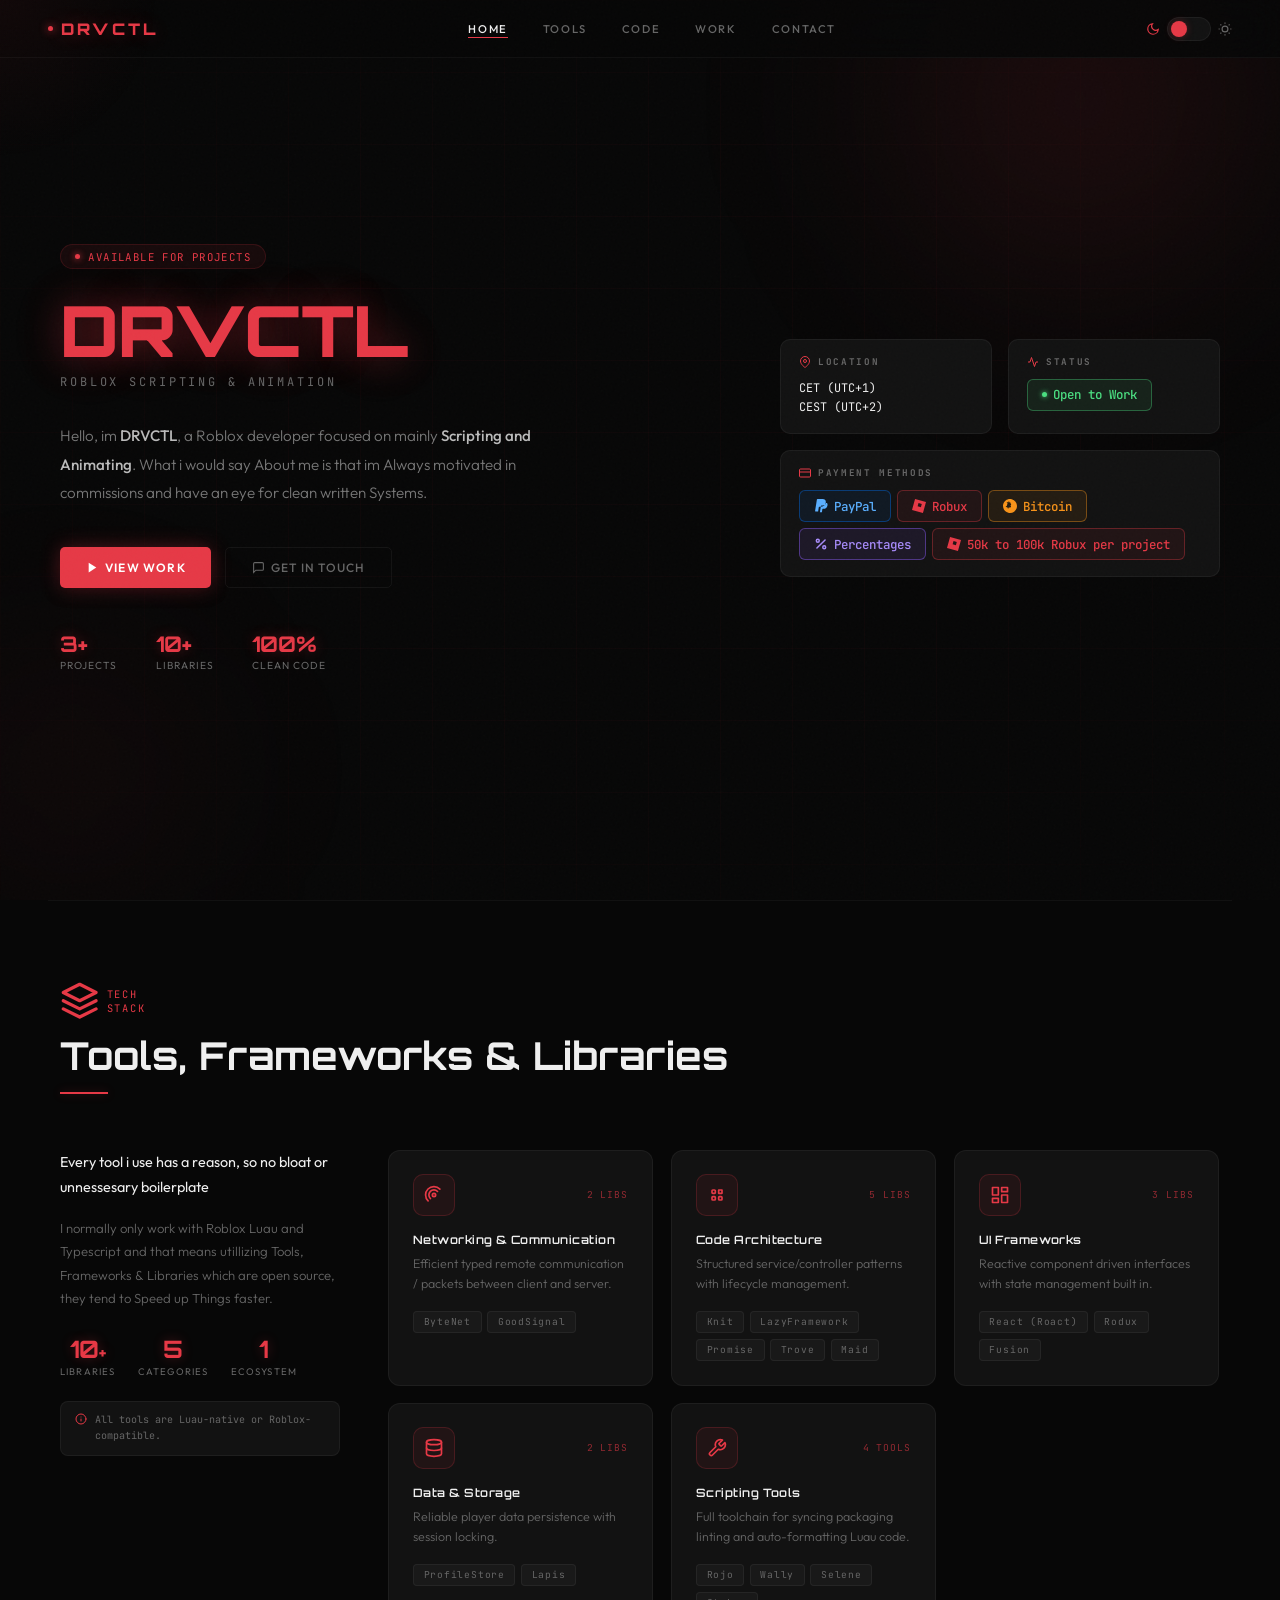
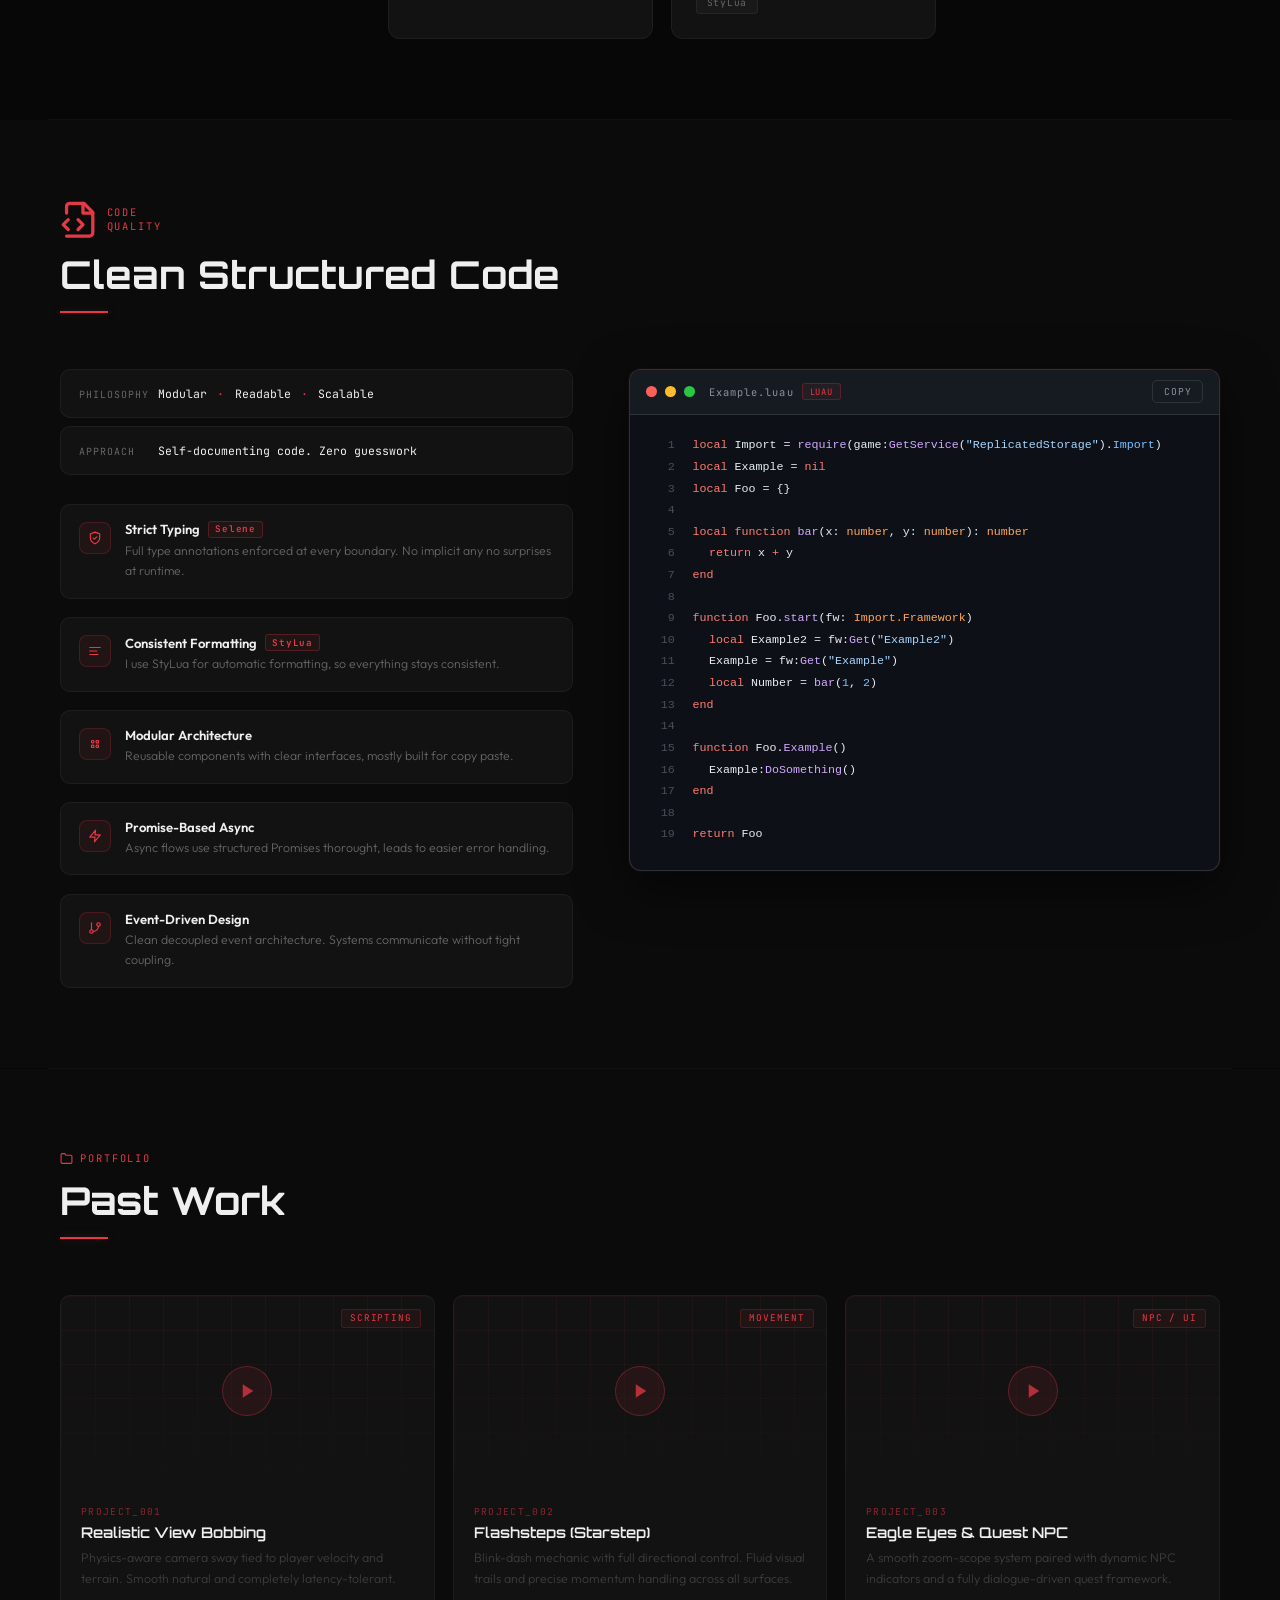
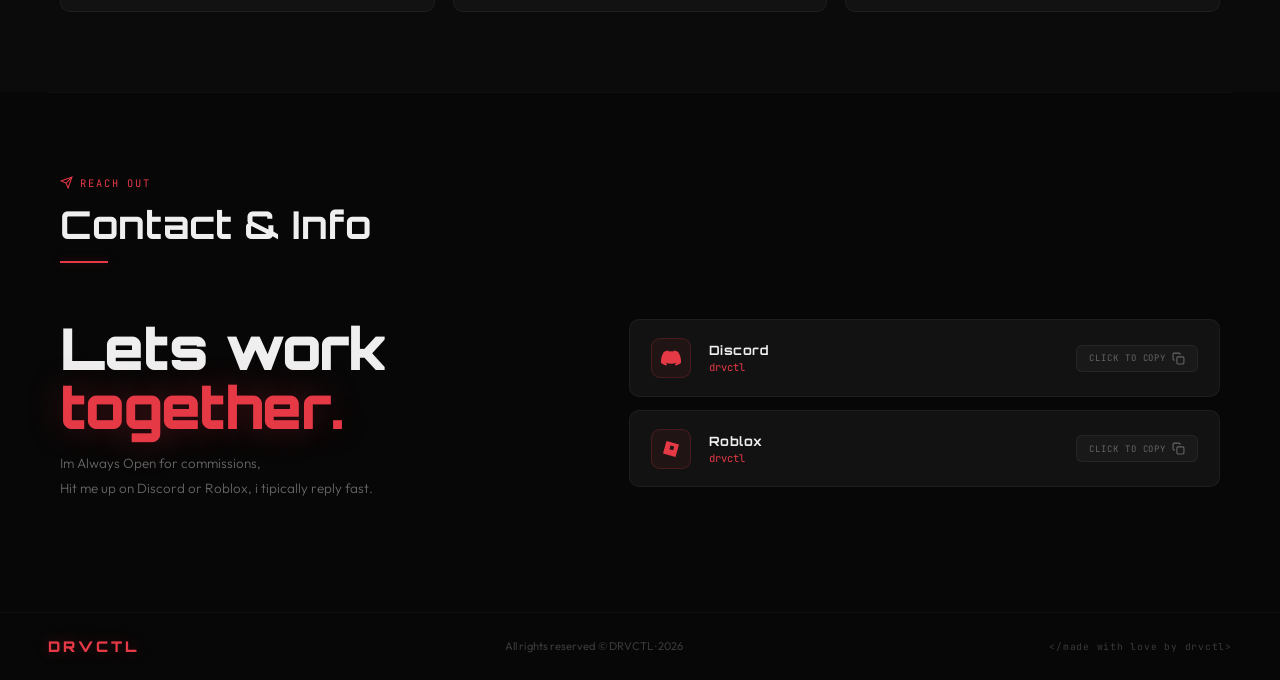
<file: index.html>
<!DOCTYPE html><!--Z0cmNsJzv0gFMVT6SblVU--><html lang="en"><head><meta charSet="utf-8"/><meta name="viewport" content="width=device-width, initial-scale=1"/><link rel="stylesheet" href="/_next/static/css/c3467cd897c38eed.css" data-precedence="next"/><link rel="preload" as="script" fetchPriority="low" href="/_next/static/chunks/webpack-c042ca735a68d6ec.js"/><script src="/_next/static/chunks/4bd1b696-c023c6e3521b1417.js" async=""></script><script src="/_next/static/chunks/255-54d3085ce94738a4.js" async=""></script><script src="/_next/static/chunks/main-app-734099c09e0f35ce.js" async=""></script><script src="/_next/static/chunks/app/page-f7b1888fef0ab361.js" async=""></script><link rel="preconnect" href="https://fonts.googleapis.com"/><link rel="preconnect" href="https://fonts.gstatic.com" crossorigin="anonymous"/><link rel="icon" type="image/svg+xml" href="data:image/svg+xml,%3Csvg xmlns=&#x27;http://www.w3.org/2000/svg&#x27; viewBox=&#x27;0 0 24 24&#x27; fill=&#x27;none&#x27; stroke=&#x27;%23e63946&#x27; stroke-width=&#x27;2&#x27; stroke-linecap=&#x27;round&#x27; stroke-linejoin=&#x27;round&#x27;%3E%3Cpolygon points=&#x27;13 2 3 14 12 14 11 22 21 10 12 10 13 2&#x27;/%3E%3C/svg%3E"/><title>drvctl/portfolio</title><meta name="description" content="Welcome to my Portfolio."/><link href="https://fonts.googleapis.com/css2?family=Orbitron:wght@400;600;700;900&amp;family=Outfit:wght@300;400;500;600&amp;family=JetBrains+Mono:wght@400;500;700&amp;display=swap" rel="stylesheet"/><script src="/_next/static/chunks/polyfills-42372ed130431b0a.js" noModule=""></script></head><body><div hidden=""><!--$--><!--/$--></div><div id="cursor-glow"></div><nav><div class="nav-logo"><div class="nav-dot"></div>DRVCTL</div><div class="nav-links"><a href="#hero" class="active">Home</a><a href="#tools" class="">Tools</a><a href="#code" class="">Code</a><a href="#work" class="">Work</a><a href="#contact" class="">Contact</a></div><div class="theme-toggle-wrap"><svg class="t-ico t-ico-moon" viewBox="0 0 24 24" fill="none" stroke="currentColor" stroke-width="2"><path d="M21 12.79A9 9 0 1 1 11.21 3 7 7 0 0 0 21 12.79z"></path></svg><div class="theme-toggle" aria-label="Toggle theme"><div class="theme-toggle-knob"></div></div><svg class="t-ico t-ico-sun" viewBox="0 0 24 24" fill="none" stroke="currentColor" stroke-width="2"><circle cx="12" cy="12" r="5"></circle><line x1="12" y1="1" x2="12" y2="3"></line><line x1="12" y1="21" x2="12" y2="23"></line><line x1="4.22" y1="4.22" x2="5.64" y2="5.64"></line><line x1="18.36" y1="18.36" x2="19.78" y2="19.78"></line><line x1="1" y1="12" x2="3" y2="12"></line><line x1="21" y1="12" x2="23" y2="12"></line><line x1="4.22" y1="19.78" x2="5.64" y2="18.36"></line><line x1="18.36" y1="5.64" x2="19.78" y2="4.22"></line></svg></div></nav><section id="hero"><div class="grid-bg"></div><div class="orb orb-1"></div><div class="orb orb-2"></div><div class="hero-inner"><div class="hero-text"><div class="hero-badge fi"><div class="badge-dot"></div>Available for Projects</div><h1 class="hero-name fi d1"><em>DRVCTL</em></h1><p class="hero-role fi d1">Roblox Scripting &amp; Animation</p><p class="hero-bio fi d2">Hello, im <strong>DRVCTL</strong>, a Roblox developer focused on mainly<!-- --> <strong>Scripting and Animating</strong>. What i would say About me is that im Always motivated in commissions and have an eye for clean written Systems.</p><div class="cta-row fi d3"><button class="btn-red"><svg viewBox="0 0 24 24" fill="currentColor" style="width:13px;height:13px"><polygon points="5 3 19 12 5 21 5 3"></polygon></svg> <!-- -->View Work</button><button class="btn-ghost"><svg viewBox="0 0 24 24" fill="none" stroke="currentColor" stroke-width="2" style="width:13px;height:13px"><path d="M21 15a2 2 0 0 1-2 2H7l-4 4V5a2 2 0 0 1 2-2h14a2 2 0 0 1 2 2z"></path></svg> <!-- -->Get in Touch</button></div><div class="hero-stats fi d4"><div><div class="stat-val">3+</div><div class="stat-key">Projects</div></div><div><div class="stat-val">10+</div><div class="stat-key">Libraries</div></div><div><div class="stat-val">100%</div><div class="stat-key">Clean Code</div></div></div></div><div class="hero-visual fi d2"><div class="hero-cards-col"><div class="hero-cards-row"><div class="ci-card"><div class="ci-card-title"><svg viewBox="0 0 24 24" fill="none" stroke="currentColor" stroke-width="2"><path d="M21 10c0 7-9 13-9 13s-9-6-9-13a9 9 0 0 1 18 0z"></path><circle cx="12" cy="10" r="3"></circle></svg>Location</div><div class="ci-card-body">CET (UTC+1)<br/>CEST (UTC+2)</div></div><div class="ci-card"><div class="ci-card-title"><svg viewBox="0 0 24 24" fill="none" stroke="currentColor" stroke-width="2"><polyline points="22 12 18 12 15 21 9 3 6 12 2 12"></polyline></svg>Status</div><div class="ci-badges"><span class="ci-badge open"><span style="width:5px;height:5px;border-radius:50%;background:#4ade80;box-shadow:0 0 5px #4ade80;animation:blink 2s infinite;flex-shrink:0;display:inline-block"></span>Open to Work</span></div></div></div><div class="ci-card"><div class="ci-card-title"><svg viewBox="0 0 24 24" fill="none" stroke="currentColor" stroke-width="2"><rect x="1" y="4" width="22" height="16" rx="2" ry="2"></rect><line x1="1" y1="10" x2="23" y2="10"></line></svg>Payment Methods</div><div class="ci-badges"><span class="ci-badge paypal"><svg width="11" height="11" viewBox="0 0 24 24" fill="currentColor"><path d="M7.076 21.337H2.47a.641.641 0 0 1-.633-.74L4.944.901C5.026.382 5.474 0 5.998 0h7.46c2.57 0 4.578.543 5.69 1.81 1.01 1.15 1.304 2.42 1.012 4.287-.023.143-.047.288-.077.437-.983 5.05-4.349 6.797-8.647 6.797h-2.19c-.524 0-.968.382-1.05.9l-1.12 7.106zm14.146-14.42a3.35 3.35 0 0 0-.607-.541c-.013.076-.026.175-.041.254-.59 3.025-2.566 4.643-5.813 4.643h-2.19a.752.752 0 0 0-.743.637l-1.33 8.437-.356 2.254h3.408l.837-5.306a.641.641 0 0 1 .634-.541h1.329c3.576 0 5.966-1.456 6.73-5.687.32-1.748.143-3.168-.858-4.15z"></path></svg>PayPal</span><span class="ci-badge robux"><svg width="10" height="10" viewBox="0 0 24 24" fill="currentColor"><path d="M5.24 0L0 18.9 18.76 24 24 5.1zm10.01 13.99l-5.57-1.53 1.53-5.57 5.57 1.53z"></path></svg>Robux</span><span class="ci-badge btc"><svg width="11" height="11" viewBox="0 0 24 24" fill="currentColor"><path d="M23.638 14.904c-1.602 6.43-8.113 10.34-14.542 8.736C2.67 22.05-1.244 15.525.362 9.105 1.962 2.67 8.475-1.243 14.9.358c6.43 1.605 10.342 8.115 8.738 14.546zM14.52 7.027c-.867-.316-1.799-.421-2.68-.45l.434-1.739-1.064-.265-.424 1.698c-.28-.07-.567-.135-.853-.2l.427-1.711-1.063-.265-.434 1.737c-.232-.053-.46-.105-.682-.16l.001-.005-1.468-.366-.283 1.136s.788.181.771.192c.43.107.508.392.495.618l-.496 1.988c.03.008.068.018.11.035l-.112-.028-.696 2.79c-.052.13-.185.325-.485.251.011.016-.772-.192-.772-.192l-.527 1.218 1.386.346c.258.065.51.132.759.196l-.44 1.763 1.063.265.434-1.74c.29.079.572.151.847.221l-.432 1.73 1.063.265.44-1.758c1.816.344 3.18.205 3.755-1.438.463-1.322-.023-2.085-.979-2.583.696-.16 1.22-.617 1.36-1.56.192-1.237-.756-1.904-2.042-2.35z"></path></svg>Bitcoin</span><span class="ci-badge percent"><svg width="12" height="12" viewBox="0 0 24 24" fill="none" stroke="currentColor" stroke-width="2.5" stroke-linecap="round"><line x1="19" y1="5" x2="5" y2="19"></line><circle cx="6.5" cy="6.5" r="2.5"></circle><circle cx="17.5" cy="17.5" r="2.5"></circle></svg>Percentages</span><span class="ci-badge robux"><svg width="10" height="10" viewBox="0 0 24 24" fill="currentColor"><path d="M5.24 0L0 18.9 18.76 24 24 5.1zm10.01 13.99l-5.57-1.53 1.53-5.57 5.57 1.53z"></path></svg>50k to 100k Robux per project</span></div></div></div></div></div></section><hr class="divider"/><section id="tools"><div class="section-inner"><div class="section-header fi"><div class="section-eyebrow"><svg viewBox="0 0 24 24" fill="none" stroke="currentColor" stroke-width="2" stroke-linecap="round" stroke-linejoin="round"><polygon points="12 2 2 7 12 12 22 7 12 2"></polygon><polyline points="2 17 12 22 22 17"></polyline><polyline points="2 12 12 17 22 12"></polyline></svg> tech stack</div><h2 class="section-title">Tools, Frameworks &amp; Libraries</h2><div class="section-rule"></div></div><div class="tools-layout"><div class="tools-sidebar fi"><p class="tools-sidebar-lead">Every tool i use has a reason, so no bloat or unnessesary boilerplate</p><p class="tools-sidebar-body">I normally only work with Roblox Luau and Typescript and that means utillizing Tools, Frameworks &amp; Libraries which are open source, they tend to Speed up Things faster.</p><div class="tools-stats"><div class="ts-stat"><div class="ts-val">10<span class="ts-plus">+</span></div><div class="ts-key">Libraries</div></div><div class="ts-stat"><div class="ts-val">5</div><div class="ts-key">Categories</div></div><div class="ts-stat"><div class="ts-val">1</div><div class="ts-key">Ecosystem</div></div></div><div class="tools-sidebar-note"><svg viewBox="0 0 24 24" fill="none" stroke="currentColor" stroke-width="2" stroke-linecap="round" stroke-linejoin="round"><circle cx="12" cy="12" r="10"></circle><line x1="12" y1="16" x2="12" y2="12"></line><line x1="12" y1="8" x2="12.01" y2="8"></line></svg><span>All tools are Luau-native or Roblox-compatible.</span></div></div><div class="tools-grid"><div class="tool-card fi "><div class="tool-card-top"><div class="tool-ico-lg"><svg viewBox="0 0 24 24" fill="none" stroke="currentColor" stroke-width="2" stroke-linecap="round" stroke-linejoin="round"><circle cx="12" cy="12" r="2"></circle><path d="M4.93 19.07A10 10 0 1 1 19.07 4.93"></path><path d="M7.76 16.24A6 6 0 1 1 16.24 7.76"></path></svg></div><span class="tool-count">2 libs</span></div><div class="tool-cat">Networking &amp; Communication</div><div class="tool-desc">Efficient typed remote communication / packets between client and server.</div><div class="tool-pills"><span class="pill">ByteNet</span><span class="pill">GoodSignal</span></div></div><div class="tool-card fi d1"><div class="tool-card-top"><div class="tool-ico-lg"><svg viewBox="0 0 24 24" fill="none" stroke="currentColor" stroke-width="2" stroke-linecap="round" stroke-linejoin="round"><rect x="14" y="14" width="4" height="4" rx="1"></rect><rect x="6" y="14" width="4" height="4" rx="1"></rect><rect x="6" y="6" width="4" height="4" rx="1"></rect><path d="M14 6h4v4h-4z"></path></svg></div><span class="tool-count">5 libs</span></div><div class="tool-cat">Code Architecture</div><div class="tool-desc">Structured service/controller patterns with lifecycle management.</div><div class="tool-pills"><span class="pill">Knit</span><span class="pill">LazyFramework</span><span class="pill">Promise</span><span class="pill">Trove</span><span class="pill">Maid</span></div></div><div class="tool-card fi d2"><div class="tool-card-top"><div class="tool-ico-lg"><svg viewBox="0 0 24 24" fill="none" stroke="currentColor" stroke-width="2" stroke-linecap="round" stroke-linejoin="round"><rect x="3" y="3" width="7" height="9"></rect><rect x="14" y="3" width="7" height="5"></rect><rect x="14" y="12" width="7" height="9"></rect><rect x="3" y="16" width="7" height="5"></rect></svg></div><span class="tool-count">3 libs</span></div><div class="tool-cat">UI Frameworks</div><div class="tool-desc">Reactive component driven interfaces with state management built in.</div><div class="tool-pills"><span class="pill">React (Roact)</span><span class="pill">Rodux</span><span class="pill">Fusion</span></div></div><div class="tool-card fi d1"><div class="tool-card-top"><div class="tool-ico-lg"><svg viewBox="0 0 24 24" fill="none" stroke="currentColor" stroke-width="2" stroke-linecap="round" stroke-linejoin="round"><ellipse cx="12" cy="5" rx="9" ry="3"></ellipse><path d="M21 12c0 1.66-4 3-9 3s-9-1.34-9-3"></path><path d="M3 5v14c0 1.66 4 3 9 3s9-1.34 9-3V5"></path></svg></div><span class="tool-count">2 libs</span></div><div class="tool-cat">Data &amp; Storage</div><div class="tool-desc">Reliable player data persistence with session locking.</div><div class="tool-pills"><span class="pill">ProfileStore</span><span class="pill">Lapis</span></div></div><div class="tool-card fi d2"><div class="tool-card-top"><div class="tool-ico-lg"><svg viewBox="0 0 24 24" fill="none" stroke="currentColor" stroke-width="2" stroke-linecap="round" stroke-linejoin="round"><path d="M14.7 6.3a1 1 0 0 0 0 1.4l1.6 1.6a1 1 0 0 0 1.4 0l3.77-3.77a6 6 0 0 1-7.94 7.94l-6.91 6.91a2.12 2.12 0 0 1-3-3l6.91-6.91a6 6 0 0 1 7.94-7.94l-3.76 3.76z"></path></svg></div><span class="tool-count">4 tools</span></div><div class="tool-cat">Scripting Tools</div><div class="tool-desc">Full toolchain for syncing packaging linting and auto-formatting Luau code.</div><div class="tool-pills"><span class="pill">Rojo</span><span class="pill">Wally</span><span class="pill">Selene</span><span class="pill">StyLua</span></div></div></div></div></div></section><hr class="divider"/><section id="code"><div class="section-inner"><div class="section-header fi"><div class="section-eyebrow"><svg viewBox="0 0 24 24" fill="none" stroke="currentColor" stroke-width="2" stroke-linecap="round" stroke-linejoin="round"><path d="M4 22h14a2 2 0 0 0 2-2V7.5L14.5 2H6a2 2 0 0 0-2 2v4"></path><polyline points="14 2 14 8 20 8"></polyline><path d="m5 12-3 3 3 3"></path><path d="m11 18 3-3-3-3"></path></svg> code quality</div><h2 class="section-title">Clean Structured Code</h2><div class="section-rule"></div></div><div class="code-layout"><div class="code-left fi"><div class="code-intro-cards"><div class="cp-card"><div class="cic"><div class="cic-label">Philosophy</div><div class="cic-val">Modular <span class="cic-sep">·</span> Readable <span class="cic-sep">·</span> Scalable</div></div></div><div class="cp-card"><div class="cic"><div class="cic-label">Approach</div><div class="cic-val">Self-documenting code. Zero guesswork</div></div></div></div><div class="code-principles"><div class="cp-card"><div class="cp-row"><div class="cp-icon"><svg viewBox="0 0 24 24" fill="none" stroke="currentColor" stroke-width="2" stroke-linecap="round" stroke-linejoin="round"><path d="M12 22s8-4 8-10V5l-8-3-8 3v7c0 6 8 10 8 10z"></path><polyline points="9 12 11 14 15 10"></polyline></svg></div><div class="cp-content"><div class="cp-title">Strict Typing<span class="cp-tool">Selene</span></div><div class="cp-desc">Full type annotations enforced at every boundary. No implicit any no surprises at runtime.</div></div></div></div><div class="cp-card"><div class="cp-row"><div class="cp-icon"><svg viewBox="0 0 24 24" fill="none" stroke="currentColor" stroke-width="2" stroke-linecap="round" stroke-linejoin="round"><line x1="21" y1="6" x2="3" y2="6"></line><line x1="15" y1="12" x2="3" y2="12"></line><line x1="17" y1="18" x2="3" y2="18"></line></svg></div><div class="cp-content"><div class="cp-title">Consistent Formatting<span class="cp-tool">StyLua</span></div><div class="cp-desc">I use StyLua for automatic formatting, so everything stays consistent.</div></div></div></div><div class="cp-card"><div class="cp-row"><div class="cp-icon"><svg viewBox="0 0 24 24" fill="none" stroke="currentColor" stroke-width="2" stroke-linecap="round" stroke-linejoin="round"><rect x="14" y="14" width="4" height="4" rx="1"></rect><rect x="6" y="14" width="4" height="4" rx="1"></rect><rect x="6" y="6" width="4" height="4" rx="1"></rect><path d="M14 6h4v4h-4z"></path></svg></div><div class="cp-content"><div class="cp-title">Modular Architecture</div><div class="cp-desc">Reusable components with clear interfaces, mostly built for copy paste.</div></div></div></div><div class="cp-card"><div class="cp-row"><div class="cp-icon"><svg viewBox="0 0 24 24" fill="none" stroke="currentColor" stroke-width="2" stroke-linecap="round" stroke-linejoin="round"><polygon points="13 2 3 14 12 14 11 22 21 10 12 10 13 2"></polygon></svg></div><div class="cp-content"><div class="cp-title">Promise-Based Async</div><div class="cp-desc">Async flows use structured Promises thorought, leads to easier error handling.</div></div></div></div><div class="cp-card"><div class="cp-row"><div class="cp-icon"><svg viewBox="0 0 24 24" fill="none" stroke="currentColor" stroke-width="2" stroke-linecap="round" stroke-linejoin="round"><line x1="6" y1="3" x2="6" y2="15"></line><circle cx="18" cy="6" r="3"></circle><circle cx="6" cy="18" r="3"></circle><path d="M18 9a9 9 0 0 1-9 9"></path></svg></div><div class="cp-content"><div class="cp-title">Event-Driven Design</div><div class="cp-desc">Clean decoupled event architecture. Systems communicate without tight coupling.</div></div></div></div></div></div><div class="terminal fi d2"><div class="terminal-bar"><div class="td td-r"></div><div class="td td-y"></div><div class="td td-g"></div><div class="t-title">Example.luau<span class="t-lang-badge">Luau</span></div><button class="terminal-copy-btn ">Copy</button></div><div class="terminal-body"><pre><div><span class="ln">1</span><span class="kw">local </span><span class="vr">Import</span><span> = </span><span class="fn">require</span><span>(</span><span class="vr">game</span><span>:</span><span class="fn">GetService</span><span>(</span><span class="st">&quot;ReplicatedStorage&quot;</span><span>).</span><span class="prop">Import</span><span>)</span></div><div><span class="ln">2</span><span class="kw">local </span><span class="vr">Example</span><span> = </span><span class="kw">nil</span></div><div><span class="ln">3</span><span class="kw">local </span><span class="vr">Foo</span><span> = {}</span></div><div><span class="ln">4</span></div><div><span class="ln">5</span><span class="kw">local function </span><span class="fn">bar</span><span>(</span><span class="vr">x</span><span>: </span><span class="tp">number</span><span>, </span><span class="vr">y</span><span>: </span><span class="tp">number</span><span>): </span><span class="tp">number</span></div><div><span class="ln">6</span><span class="kw">	return </span><span class="vr">x</span><span class="op"> + </span><span class="vr">y</span></div><div><span class="ln">7</span><span class="kw">end</span></div><div><span class="ln">8</span></div><div><span class="ln">9</span><span class="kw">function </span><span class="vr">Foo</span><span>.</span><span class="fn">start</span><span>(</span><span class="vr">fw</span><span>: </span><span class="tp">Import.Framework</span><span>)</span></div><div><span class="ln">10</span><span class="kw">	local </span><span class="vr">Example2</span><span> = </span><span class="vr">fw</span><span>:</span><span class="fn">Get</span><span>(</span><span class="st">&quot;Example2&quot;</span><span>)</span></div><div><span class="ln">11</span><span>	</span><span class="vr">Example</span><span> = </span><span class="vr">fw</span><span>:</span><span class="fn">Get</span><span>(</span><span class="st">&quot;Example&quot;</span><span>)</span></div><div><span class="ln">12</span><span class="kw">	local </span><span class="vr">Number</span><span> = </span><span class="fn">bar</span><span>(</span><span class="nm">1</span><span>, </span><span class="nm">2</span><span>)</span></div><div><span class="ln">13</span><span class="kw">end</span></div><div><span class="ln">14</span></div><div><span class="ln">15</span><span class="kw">function </span><span class="vr">Foo</span><span>.</span><span class="fn">Example</span><span>()</span></div><div><span class="ln">16</span><span>	</span><span class="vr">Example</span><span>:</span><span class="fn">DoSomething</span><span>()</span></div><div><span class="ln">17</span><span class="kw">end</span></div><div><span class="ln">18</span></div><div><span class="ln">19</span><span class="kw">return </span><span class="vr">Foo</span></div></pre></div></div></div></div></section><hr class="divider"/><section id="work"><div class="section-inner"><div class="section-header fi"><div class="section-eyebrow"><svg viewBox="0 0 24 24" fill="none" stroke="currentColor" stroke-width="2" style="width:13px;height:13px"><path d="M22 19a2 2 0 0 1-2 2H4a2 2 0 0 1-2-2V5a2 2 0 0 1 2-2h5l2 3h9a2 2 0 0 1 2 2z"></path></svg>portfolio</div><h2 class="section-title">Past Work</h2><div class="section-rule"></div></div><div class="work-grid"><div class="work-card fi "><div class="work-thumb"><video class="thumb-video" src="https://files.catbox.moe/8qedfu.mp4" muted="" playsInline="" preload="metadata" style="pointer-events:none"></video><div class="thumb-grid"></div><div class="thumb-fade"></div><span class="work-badge">Scripting</span><div class="work-play"><svg viewBox="0 0 24 24" fill="currentColor" style="width:18px;height:18px;margin-left:2px"><polygon points="5 3 19 12 5 21 5 3"></polygon></svg></div></div><div class="work-body"><div class="work-idx">PROJECT_<!-- -->001</div><div class="work-title">Realistic View Bobbing</div><div class="work-desc">Physics-aware camera sway tied to player velocity and terrain. Smooth natural and completely latency-tolerant.</div></div></div><div class="work-card fi d1"><div class="work-thumb"><video class="thumb-video" src="https://files.catbox.moe/xrctqd.mp4" muted="" playsInline="" preload="metadata" style="pointer-events:none"></video><div class="thumb-grid"></div><div class="thumb-fade"></div><span class="work-badge">Movement</span><div class="work-play"><svg viewBox="0 0 24 24" fill="currentColor" style="width:18px;height:18px;margin-left:2px"><polygon points="5 3 19 12 5 21 5 3"></polygon></svg></div></div><div class="work-body"><div class="work-idx">PROJECT_<!-- -->002</div><div class="work-title">Flashsteps (Starstep)</div><div class="work-desc">Blink-dash mechanic with full directional control. Fluid visual trails and precise momentum handling across all surfaces.</div></div></div><div class="work-card fi d2"><div class="work-thumb"><video class="thumb-video" src="https://files.catbox.moe/epp51o.mp4" muted="" playsInline="" preload="metadata" style="pointer-events:none"></video><div class="thumb-grid"></div><div class="thumb-fade"></div><span class="work-badge">NPC / UI</span><div class="work-play"><svg viewBox="0 0 24 24" fill="currentColor" style="width:18px;height:18px;margin-left:2px"><polygon points="5 3 19 12 5 21 5 3"></polygon></svg></div></div><div class="work-body"><div class="work-idx">PROJECT_<!-- -->003</div><div class="work-title">Eagle Eyes &amp; Quest NPC</div><div class="work-desc">A smooth zoom-scope system paired with dynamic NPC indicators and a fully dialogue-driven quest framework.</div></div></div></div></div></section><div id="video-modal" class=""><div class="vm-backdrop"></div><div class="vm-box"><div class="vm-header"><div class="vm-title"><div class="vm-title-dot"></div><span>Preview</span></div><button class="vm-close"><svg viewBox="0 0 14 14"><line x1="1" y1="1" x2="13" y2="13"></line><line x1="13" y1="1" x2="1" y2="13"></line></svg></button></div><div class="vm-video-wrap"></div></div></div><hr class="divider"/><section id="contact"><div class="section-inner"><div class="section-header fi"><div class="section-eyebrow"><svg viewBox="0 0 24 24" fill="none" stroke="currentColor" stroke-width="2" style="width:13px;height:13px"><line x1="22" y1="2" x2="11" y2="13"></line><polygon points="22 2 15 22 11 13 2 9 22 2"></polygon></svg>reach out</div><h2 class="section-title">Contact &amp; Info</h2><div class="section-rule"></div></div><div class="contact-grid"><div class="contact-left fi"><h3>Lets work<br/><em>together.</em></h3><p>Im Always Open for commissions,<br/>Hit me up on Discord or Roblox, i tipically reply fast.</p></div><div class="contact-right-copy fi d1"><div class="c-platform"><div class="cp-ico"><svg width="20" height="20" viewBox="0 0 24 24" fill="#e63946"><path d="M20.317 4.37a19.791 19.791 0 0 0-4.885-1.515.074.074 0 0 0-.079.037c-.21.375-.444.864-.608 1.25a18.27 18.27 0 0 0-5.487 0 12.64 12.64 0 0 0-.617-1.25.077.077 0 0 0-.079-.037A19.736 19.736 0 0 0 3.677 4.37a.07.07 0 0 0-.032.027C.533 9.046-.32 13.58.099 18.057a.082.082 0 0 0 .031.057 19.9 19.9 0 0 0 5.993 3.03.078.078 0 0 0 .084-.028 14.09 14.09 0 0 0 1.226-1.994.076.076 0 0 0-.041-.106 13.107 13.107 0 0 1-1.872-.892.077.077 0 0 1-.008-.128 10.2 10.2 0 0 0 .372-.292.074.074 0 0 1 .077-.01c3.928 1.793 8.18 1.793 12.062 0a.074.074 0 0 1 .078.01c.12.098.246.198.373.292a.077.077 0 0 1-.006.127 12.299 12.299 0 0 1-1.873.892.077.077 0 0 0-.041.107c.36.698.772 1.362 1.225 1.993a.076.076 0 0 0 .084.028 19.839 19.839 0 0 0 6.002-3.03.077.077 0 0 0 .032-.054c.5-5.177-.838-9.674-3.549-13.66a.061.061 0 0 0-.031-.03z"></path></svg></div><div class="cp-info"><div class="cp-name">Discord</div><div class="cp-sub">drvctl</div></div><div class="cp-action"><span class="cp-copy-label">click to copy</span><div class="cp-arr"><svg viewBox="0 0 24 24" fill="none" stroke="currentColor" stroke-width="2" style="width:13px;height:13px"><rect x="9" y="9" width="13" height="13" rx="2" ry="2"></rect><path d="M5 15H4a2 2 0 0 1-2-2V4a2 2 0 0 1 2-2h9a2 2 0 0 1 2 2v1"></path></svg></div></div></div><div class="c-platform"><div class="cp-ico"><svg width="16" height="16" viewBox="0 0 24 24" fill="#e63946"><path d="M5.24 0L0 18.9 18.76 24 24 5.1zm10.01 13.99l-5.57-1.53 1.53-5.57 5.57 1.53z"></path></svg></div><div class="cp-info"><div class="cp-name">Roblox</div><div class="cp-sub">drvctl</div></div><div class="cp-action"><span class="cp-copy-label">click to copy</span><div class="cp-arr"><svg viewBox="0 0 24 24" fill="none" stroke="currentColor" stroke-width="2" style="width:13px;height:13px"><rect x="9" y="9" width="13" height="13" rx="2" ry="2"></rect><path d="M5 15H4a2 2 0 0 1-2-2V4a2 2 0 0 1 2-2h9a2 2 0 0 1 2 2v1"></path></svg></div></div></div></div></div></div></section><div id="copy-toast" class=""></div><footer><div class="foot-logo">DRVCTL</div><div class="foot-text">All rights reserved © DRVCTL · 2026</div><div class="foot-code">&lt;/made with love by drvctl&gt;</div></footer><!--$--><!--/$--><script src="/_next/static/chunks/webpack-c042ca735a68d6ec.js" id="_R_" async=""></script><script>(self.__next_f=self.__next_f||[]).push([0])</script><script>self.__next_f.push([1,"1:\"$Sreact.fragment\"\n2:I[9766,[],\"\"]\n3:I[8924,[],\"\"]\n4:I[3431,[\"974\",\"static/chunks/app/page-f7b1888fef0ab361.js\"],\"default\"]\n5:I[6269,[\"974\",\"static/chunks/app/page-f7b1888fef0ab361.js\"],\"default\"]\n6:I[1218,[\"974\",\"static/chunks/app/page-f7b1888fef0ab361.js\"],\"default\"]\n13:I[7150,[],\"\"]\n:HL[\"/_next/static/css/c3467cd897c38eed.css\",\"style\"]\n"])</script><script>self.__next_f.push([1,"0:{\"P\":null,\"b\":\"Z0cmNsJzv0gFMVT6SblVU\",\"p\":\"\",\"c\":[\"\",\"\"],\"i\":false,\"f\":[[[\"\",{\"children\":[\"__PAGE__\",{}]},\"$undefined\",\"$undefined\",true],[\"\",[\"$\",\"$1\",\"c\",{\"children\":[[[\"$\",\"link\",\"0\",{\"rel\":\"stylesheet\",\"href\":\"/_next/static/css/c3467cd897c38eed.css\",\"precedence\":\"next\",\"crossOrigin\":\"$undefined\",\"nonce\":\"$undefined\"}]],[\"$\",\"html\",null,{\"lang\":\"en\",\"children\":[[\"$\",\"head\",null,{\"children\":[[\"$\",\"link\",null,{\"rel\":\"preconnect\",\"href\":\"https://fonts.googleapis.com\"}],[\"$\",\"link\",null,{\"rel\":\"preconnect\",\"href\":\"https://fonts.gstatic.com\",\"crossOrigin\":\"anonymous\"}],[\"$\",\"link\",null,{\"href\":\"https://fonts.googleapis.com/css2?family=Orbitron:wght@400;600;700;900\u0026family=Outfit:wght@300;400;500;600\u0026family=JetBrains+Mono:wght@400;500;700\u0026display=swap\",\"rel\":\"stylesheet\"}],[\"$\",\"link\",null,{\"rel\":\"icon\",\"type\":\"image/svg+xml\",\"href\":\"data:image/svg+xml,%3Csvg xmlns='http://www.w3.org/2000/svg' viewBox='0 0 24 24' fill='none' stroke='%23e63946' stroke-width='2' stroke-linecap='round' stroke-linejoin='round'%3E%3Cpolygon points='13 2 3 14 12 14 11 22 21 10 12 10 13 2'/%3E%3C/svg%3E\"}]]}],[\"$\",\"body\",null,{\"children\":[\"$\",\"$L2\",null,{\"parallelRouterKey\":\"children\",\"error\":\"$undefined\",\"errorStyles\":\"$undefined\",\"errorScripts\":\"$undefined\",\"template\":[\"$\",\"$L3\",null,{}],\"templateStyles\":\"$undefined\",\"templateScripts\":\"$undefined\",\"notFound\":[[[\"$\",\"title\",null,{\"children\":\"404: This page could not be found.\"}],[\"$\",\"div\",null,{\"style\":{\"fontFamily\":\"system-ui,\\\"Segoe UI\\\",Roboto,Helvetica,Arial,sans-serif,\\\"Apple Color Emoji\\\",\\\"Segoe UI Emoji\\\"\",\"height\":\"100vh\",\"textAlign\":\"center\",\"display\":\"flex\",\"flexDirection\":\"column\",\"alignItems\":\"center\",\"justifyContent\":\"center\"},\"children\":[\"$\",\"div\",null,{\"children\":[[\"$\",\"style\",null,{\"dangerouslySetInnerHTML\":{\"__html\":\"body{color:#000;background:#fff;margin:0}.next-error-h1{border-right:1px solid rgba(0,0,0,.3)}@media (prefers-color-scheme:dark){body{color:#fff;background:#000}.next-error-h1{border-right:1px solid rgba(255,255,255,.3)}}\"}}],[\"$\",\"h1\",null,{\"className\":\"next-error-h1\",\"style\":{\"display\":\"inline-block\",\"margin\":\"0 20px 0 0\",\"padding\":\"0 23px 0 0\",\"fontSize\":24,\"fontWeight\":500,\"verticalAlign\":\"top\",\"lineHeight\":\"49px\"},\"children\":404}],[\"$\",\"div\",null,{\"style\":{\"display\":\"inline-block\"},\"children\":[\"$\",\"h2\",null,{\"style\":{\"fontSize\":14,\"fontWeight\":400,\"lineHeight\":\"49px\",\"margin\":0},\"children\":\"This page could not be found.\"}]}]]}]}]],[]],\"forbidden\":\"$undefined\",\"unauthorized\":\"$undefined\"}]}]]}]]}],{\"children\":[\"__PAGE__\",[\"$\",\"$1\",\"c\",{\"children\":[[[\"$\",\"$L4\",null,{}],[\"$\",\"$L5\",null,{}],[\"$\",\"$L6\",null,{}],[\"$\",\"hr\",null,{\"className\":\"divider\"}],[\"$\",\"section\",null,{\"id\":\"tools\",\"children\":[\"$\",\"div\",null,{\"className\":\"section-inner\",\"children\":[[\"$\",\"div\",null,{\"className\":\"section-header fi\",\"children\":[[\"$\",\"div\",null,{\"className\":\"section-eyebrow\",\"children\":[[\"$\",\"svg\",null,{\"viewBox\":\"0 0 24 24\",\"fill\":\"none\",\"stroke\":\"currentColor\",\"strokeWidth\":\"2\",\"strokeLinecap\":\"round\",\"strokeLinejoin\":\"round\",\"children\":[[\"$\",\"polygon\",null,{\"points\":\"12 2 2 7 12 12 22 7 12 2\"}],[\"$\",\"polyline\",null,{\"points\":\"2 17 12 22 22 17\"}],[\"$\",\"polyline\",null,{\"points\":\"2 12 12 17 22 12\"}]]}],\" tech stack\"]}],[\"$\",\"h2\",null,{\"className\":\"section-title\",\"children\":\"Tools, Frameworks \u0026 Libraries\"}],[\"$\",\"div\",null,{\"className\":\"section-rule\"}]]}],[\"$\",\"div\",null,{\"className\":\"tools-layout\",\"children\":[[\"$\",\"div\",null,{\"className\":\"tools-sidebar fi\",\"children\":[[\"$\",\"p\",null,{\"className\":\"tools-sidebar-lead\",\"children\":\"Every tool i use has a reason, so no bloat or unnessesary boilerplate\"}],[\"$\",\"p\",null,{\"className\":\"tools-sidebar-body\",\"children\":\"I normally only work with Roblox Luau and Typescript and that means utillizing Tools, Frameworks \u0026 Libraries which are open source, they tend to Speed up Things faster.\"}],[\"$\",\"div\",null,{\"className\":\"tools-stats\",\"children\":[[\"$\",\"div\",null,{\"className\":\"ts-stat\",\"children\":[[\"$\",\"div\",null,{\"className\":\"ts-val\",\"children\":[\"10\",[\"$\",\"span\",null,{\"className\":\"ts-plus\",\"children\":\"+\"}]]}],[\"$\",\"div\",null,{\"className\":\"ts-key\",\"children\":\"Libraries\"}]]}],[\"$\",\"div\",null,{\"className\":\"ts-stat\",\"children\":[[\"$\",\"div\",null,{\"className\":\"ts-val\",\"children\":\"5\"}],[\"$\",\"div\",null,{\"className\":\"ts-key\",\"children\":\"Categories\"}]]}],[\"$\",\"div\",null,{\"className\":\"ts-stat\",\"children\":[[\"$\",\"div\",null,{\"className\":\"ts-val\",\"children\":\"1\"}],[\"$\",\"div\",null,{\"className\":\"ts-key\",\"children\":\"Ecosystem\"}]]}]]}],[\"$\",\"div\",null,{\"className\":\"tools-sidebar-note\",\"children\":[[\"$\",\"svg\",null,{\"viewBox\":\"0 0 24 24\",\"fill\":\"none\",\"stroke\":\"currentColor\",\"strokeWidth\":\"2\",\"strokeLinecap\":\"round\",\"strokeLinejoin\":\"round\",\"children\":\"$L7\"}],\"$L8\"]}]]}],\"$L9\"]}]]}]}],\"$La\",\"$Lb\",\"$Lc\",\"$Ld\",\"$Le\",\"$Lf\",\"$L10\"],null,\"$L11\"]}],{},null,false]},null,false],\"$L12\",false]],\"m\":\"$undefined\",\"G\":[\"$13\",[]],\"s\":false,\"S\":true}\n"])</script><script>self.__next_f.push([1,"18:I[1741,[\"974\",\"static/chunks/app/page-f7b1888fef0ab361.js\"],\"default\"]\n19:I[2397,[\"974\",\"static/chunks/app/page-f7b1888fef0ab361.js\"],\"default\"]\n1a:I[8750,[\"974\",\"static/chunks/app/page-f7b1888fef0ab361.js\"],\"default\"]\n1b:I[4431,[],\"OutletBoundary\"]\n1d:I[5278,[],\"AsyncMetadataOutlet\"]\n1f:I[4431,[],\"ViewportBoundary\"]\n21:I[4431,[],\"MetadataBoundary\"]\n22:\"$Sreact.suspense\"\n7:[[\"$\",\"circle\",null,{\"cx\":\"12\",\"cy\":\"12\",\"r\":\"10\"}],[\"$\",\"line\",null,{\"x1\":\"12\",\"y1\":\"16\",\"x2\":\"12\",\"y2\":\"12\"}],[\"$\",\"line\",null,{\"x1\":\"12\",\"y1\":\"8\",\"x2\":\"12.01\",\"y2\":\"8\"}]]\n8:[\"$\",\"span\",null,{\"children\":\"All tools are Luau-native or Roblox-compatible.\"}]\n"])</script><script>self.__next_f.push([1,"9:[\"$\",\"div\",null,{\"className\":\"tools-grid\",\"children\":[[\"$\",\"div\",\"Networking \u0026 Communication\",{\"className\":\"tool-card fi \",\"children\":[[\"$\",\"div\",null,{\"className\":\"tool-card-top\",\"children\":[[\"$\",\"div\",null,{\"className\":\"tool-ico-lg\",\"children\":[\"$\",\"svg\",null,{\"viewBox\":\"0 0 24 24\",\"fill\":\"none\",\"stroke\":\"currentColor\",\"strokeWidth\":\"2\",\"strokeLinecap\":\"round\",\"strokeLinejoin\":\"round\",\"children\":[[\"$\",\"circle\",null,{\"cx\":\"12\",\"cy\":\"12\",\"r\":\"2\"}],[\"$\",\"path\",null,{\"d\":\"M4.93 19.07A10 10 0 1 1 19.07 4.93\"}],[\"$\",\"path\",null,{\"d\":\"M7.76 16.24A6 6 0 1 1 16.24 7.76\"}]]}]}],[\"$\",\"span\",null,{\"className\":\"tool-count\",\"children\":\"2 libs\"}]]}],[\"$\",\"div\",null,{\"className\":\"tool-cat\",\"children\":\"Networking \u0026 Communication\"}],[\"$\",\"div\",null,{\"className\":\"tool-desc\",\"children\":\"Efficient typed remote communication / packets between client and server.\"}],[\"$\",\"div\",null,{\"className\":\"tool-pills\",\"children\":[[\"$\",\"span\",\"ByteNet\",{\"className\":\"pill\",\"children\":\"ByteNet\"}],[\"$\",\"span\",\"GoodSignal\",{\"className\":\"pill\",\"children\":\"GoodSignal\"}]]}]]}],[\"$\",\"div\",\"Code Architecture\",{\"className\":\"tool-card fi d1\",\"children\":[[\"$\",\"div\",null,{\"className\":\"tool-card-top\",\"children\":[[\"$\",\"div\",null,{\"className\":\"tool-ico-lg\",\"children\":[\"$\",\"svg\",null,{\"viewBox\":\"0 0 24 24\",\"fill\":\"none\",\"stroke\":\"currentColor\",\"strokeWidth\":\"2\",\"strokeLinecap\":\"round\",\"strokeLinejoin\":\"round\",\"children\":[[\"$\",\"rect\",null,{\"x\":\"14\",\"y\":\"14\",\"width\":\"4\",\"height\":\"4\",\"rx\":\"1\"}],[\"$\",\"rect\",null,{\"x\":\"6\",\"y\":\"14\",\"width\":\"4\",\"height\":\"4\",\"rx\":\"1\"}],[\"$\",\"rect\",null,{\"x\":\"6\",\"y\":\"6\",\"width\":\"4\",\"height\":\"4\",\"rx\":\"1\"}],[\"$\",\"path\",null,{\"d\":\"M14 6h4v4h-4z\"}]]}]}],[\"$\",\"span\",null,{\"className\":\"tool-count\",\"children\":\"5 libs\"}]]}],[\"$\",\"div\",null,{\"className\":\"tool-cat\",\"children\":\"Code Architecture\"}],[\"$\",\"div\",null,{\"className\":\"tool-desc\",\"children\":\"Structured service/controller patterns with lifecycle management.\"}],[\"$\",\"div\",null,{\"className\":\"tool-pills\",\"children\":[[\"$\",\"span\",\"Knit\",{\"className\":\"pill\",\"children\":\"Knit\"}],[\"$\",\"span\",\"LazyFramework\",{\"className\":\"pill\",\"children\":\"LazyFramework\"}],[\"$\",\"span\",\"Promise\",{\"className\":\"pill\",\"children\":\"Promise\"}],[\"$\",\"span\",\"Trove\",{\"className\":\"pill\",\"children\":\"Trove\"}],[\"$\",\"span\",\"Maid\",{\"className\":\"pill\",\"children\":\"Maid\"}]]}]]}],[\"$\",\"div\",\"UI Frameworks\",{\"className\":\"tool-card fi d2\",\"children\":[[\"$\",\"div\",null,{\"className\":\"tool-card-top\",\"children\":[[\"$\",\"div\",null,{\"className\":\"tool-ico-lg\",\"children\":[\"$\",\"svg\",null,{\"viewBox\":\"0 0 24 24\",\"fill\":\"none\",\"stroke\":\"currentColor\",\"strokeWidth\":\"2\",\"strokeLinecap\":\"round\",\"strokeLinejoin\":\"round\",\"children\":[[\"$\",\"rect\",null,{\"x\":\"3\",\"y\":\"3\",\"width\":\"7\",\"height\":\"9\"}],[\"$\",\"rect\",null,{\"x\":\"14\",\"y\":\"3\",\"width\":\"7\",\"height\":\"5\"}],[\"$\",\"rect\",null,{\"x\":\"14\",\"y\":\"12\",\"width\":\"7\",\"height\":\"9\"}],[\"$\",\"rect\",null,{\"x\":\"3\",\"y\":\"16\",\"width\":\"7\",\"height\":\"5\"}]]}]}],[\"$\",\"span\",null,{\"className\":\"tool-count\",\"children\":\"3 libs\"}]]}],[\"$\",\"div\",null,{\"className\":\"tool-cat\",\"children\":\"UI Frameworks\"}],[\"$\",\"div\",null,{\"className\":\"tool-desc\",\"children\":\"Reactive component driven interfaces with state management built in.\"}],[\"$\",\"div\",null,{\"className\":\"tool-pills\",\"children\":[[\"$\",\"span\",\"React (Roact)\",{\"className\":\"pill\",\"children\":\"React (Roact)\"}],[\"$\",\"span\",\"Rodux\",{\"className\":\"pill\",\"children\":\"Rodux\"}],[\"$\",\"span\",\"Fusion\",{\"className\":\"pill\",\"children\":\"Fusion\"}]]}]]}],[\"$\",\"div\",\"Data \u0026 Storage\",{\"className\":\"tool-card fi d1\",\"children\":[[\"$\",\"div\",null,{\"className\":\"tool-card-top\",\"children\":[[\"$\",\"div\",null,{\"className\":\"tool-ico-lg\",\"children\":[\"$\",\"svg\",null,{\"viewBox\":\"0 0 24 24\",\"fill\":\"none\",\"stroke\":\"currentColor\",\"strokeWidth\":\"2\",\"strokeLinecap\":\"round\",\"strokeLinejoin\":\"round\",\"children\":[[\"$\",\"ellipse\",null,{\"cx\":\"12\",\"cy\":\"5\",\"rx\":\"9\",\"ry\":\"3\"}],[\"$\",\"path\",null,{\"d\":\"M21 12c0 1.66-4 3-9 3s-9-1.34-9-3\"}],[\"$\",\"path\",null,{\"d\":\"M3 5v14c0 1.66 4 3 9 3s9-1.34 9-3V5\"}]]}]}],[\"$\",\"span\",null,{\"className\":\"tool-count\",\"children\":\"2 libs\"}]]}],[\"$\",\"div\",null,{\"className\":\"tool-cat\",\"children\":\"Data \u0026 Storage\"}],[\"$\",\"div\",null,{\"className\":\"tool-desc\",\"children\":\"Reliable player data persistence with session locking.\"}],[\"$\",\"div\",null,{\"className\":\"tool-pills\",\"children\":[[\"$\",\"span\",\"ProfileStore\",{\"className\":\"pill\",\"children\":\"ProfileStore\"}],[\"$\",\"span\",\"Lapis\",{\"className\":\"pill\",\"children\":\"Lapis\"}]]}]]}],[\"$\",\"div\",\"Scripting Tools\",{\"className\":\"tool-card fi d2\",\"children\":[[\"$\",\"div\",null,{\"className\":\"tool-card-top\",\"children\":[[\"$\",\"div\",null,{\"className\":\"tool-ico-lg\",\"children\":[\"$\",\"svg\",null,{\"viewBox\":\"0 0 24 24\",\"fill\":\"none\",\"stroke\":\"currentColor\",\"strokeWidth\":\"2\",\"strokeLinecap\":\"round\",\"strokeLinejoin\":\"round\",\"children\":[\"$\",\"path\",null,{\"d\":\"M14.7 6.3a1 1 0 0 0 0 1.4l1.6 1.6a1 1 0 0 0 1.4 0l3.77-3.77a6 6 0 0 1-7.94 7.94l-6.91 6.91a2.12 2.12 0 0 1-3-3l6.91-6.91a6 6 0 0 1 7.94-7.94l-3.76 3.76z\"}]}]}],\"$L14\"]}],\"$L15\",\"$L16\",\"$L17\"]}]]}]\n"])</script><script>self.__next_f.push([1,"a:[\"$\",\"hr\",null,{\"className\":\"divider\"}]\nb:[\"$\",\"$L18\",null,{}]\nc:[\"$\",\"hr\",null,{\"className\":\"divider\"}]\nd:[\"$\",\"$L19\",null,{}]\ne:[\"$\",\"hr\",null,{\"className\":\"divider\"}]\nf:[\"$\",\"$L1a\",null,{}]\n10:[\"$\",\"footer\",null,{\"children\":[[\"$\",\"div\",null,{\"className\":\"foot-logo\",\"children\":\"DRVCTL\"}],[\"$\",\"div\",null,{\"className\":\"foot-text\",\"children\":\"All rights reserved © DRVCTL · 2026\"}],[\"$\",\"div\",null,{\"className\":\"foot-code\",\"children\":\"\u003c/made with love by drvctl\u003e\"}]]}]\n11:[\"$\",\"$L1b\",null,{\"children\":[\"$L1c\",[\"$\",\"$L1d\",null,{\"promise\":\"$@1e\"}]]}]\n12:[\"$\",\"$1\",\"h\",{\"children\":[null,[[\"$\",\"$L1f\",null,{\"children\":\"$L20\"}],null],[\"$\",\"$L21\",null,{\"children\":[\"$\",\"div\",null,{\"hidden\":true,\"children\":[\"$\",\"$22\",null,{\"fallback\":null,\"children\":\"$L23\"}]}]}]]}]\n"])</script><script>self.__next_f.push([1,"14:[\"$\",\"span\",null,{\"className\":\"tool-count\",\"children\":\"4 tools\"}]\n15:[\"$\",\"div\",null,{\"className\":\"tool-cat\",\"children\":\"Scripting Tools\"}]\n16:[\"$\",\"div\",null,{\"className\":\"tool-desc\",\"children\":\"Full toolchain for syncing packaging linting and auto-formatting Luau code.\"}]\n17:[\"$\",\"div\",null,{\"className\":\"tool-pills\",\"children\":[[\"$\",\"span\",\"Rojo\",{\"className\":\"pill\",\"children\":\"Rojo\"}],[\"$\",\"span\",\"Wally\",{\"className\":\"pill\",\"children\":\"Wally\"}],[\"$\",\"span\",\"Selene\",{\"className\":\"pill\",\"children\":\"Selene\"}],[\"$\",\"span\",\"StyLua\",{\"className\":\"pill\",\"children\":\"StyLua\"}]]}]\n"])</script><script>self.__next_f.push([1,"20:[[\"$\",\"meta\",\"0\",{\"charSet\":\"utf-8\"}],[\"$\",\"meta\",\"1\",{\"name\":\"viewport\",\"content\":\"width=device-width, initial-scale=1\"}]]\n1c:null\n"])</script><script>self.__next_f.push([1,"1e:{\"metadata\":[[\"$\",\"title\",\"0\",{\"children\":\"drvctl/portfolio\"}],[\"$\",\"meta\",\"1\",{\"name\":\"description\",\"content\":\"Welcome to my Portfolio.\"}]],\"error\":null,\"digest\":\"$undefined\"}\n"])</script><script>self.__next_f.push([1,"23:\"$1e:metadata\"\n"])</script></body></html>
</file>
<file: _next/static/css/c3467cd897c38eed.css>
@import url("https://fonts.googleapis.com/css2?family=Orbitron:wght@400;600;700;900&family=Outfit:wght@300;400;500;600&family=JetBrains+Mono:wght@400;500;700&display=swap");*,:after,:before{box-sizing:border-box;margin:0;padding:0}html{scroll-behavior:smooth}:root{--red:#e63946;--red-glow:rgba(230,57,70,0.30);--red-subtle:rgba(230,57,70,0.07);--bg:#070707;--bg2:#0b0b0b;--surface:#121212;--surface2:#181818;--border:rgba(230,57,70,0.15);--border-w:rgba(255,255,255,0.05);--text:#efefef;--muted:#666;--muted2:#3a3a3a;--info-sub:#3d3d3d;--cta-body:#454545;--row-border:rgba(255,255,255,0.03);--soc-bg:rgba(255,255,255,0.02);--soc-border:rgba(255,255,255,0.04)}[data-theme=light]{--red:#c62333;--red-glow:rgba(198,35,51,0.18);--red-subtle:rgba(198,35,51,0.07);--bg:#e2e3e8;--bg2:#d8d9df;--surface:#ececf1;--surface2:#e6e7ec;--border:rgba(198,35,51,0.18);--border-w:rgba(0,0,0,0.09);--text:#111111;--muted:#666;--muted2:#999;--info-sub:#777;--cta-body:#555;--row-border:rgba(0,0,0,0.06);--soc-bg:rgba(0,0,0,0.03);--soc-border:rgba(0,0,0,0.08)}body{background:var(--bg);color:var(--text);font-family:Outfit,sans-serif;overflow-x:hidden;-webkit-font-smoothing:antialiased}body:after{content:"";position:fixed;inset:0;background-image:url("data:image/svg+xml,%3Csvg viewBox='0 0 512 512' xmlns='http://www.w3.org/2000/svg'%3E%3Cfilter id='n'%3E%3CfeTurbulence type='fractalNoise' baseFrequency='0.75' numOctaves='4' stitchTiles='stitch'/%3E%3C/filter%3E%3Crect width='100%25' height='100%25' filter='url(%23n)' opacity='0.03'/%3E%3C/svg%3E");pointer-events:none;z-index:9998;opacity:.6}::-webkit-scrollbar{width:4px}::-webkit-scrollbar-track{background:var(--bg)}::-webkit-scrollbar-thumb{background:rgba(230,57,70,.35);border-radius:4px}::-webkit-scrollbar-thumb:hover{background:var(--red)}#cursor-glow{position:fixed;width:350px;height:350px;border-radius:50%;pointer-events:none;z-index:9997;background:radial-gradient(circle,rgba(230,57,70,.05) 0,transparent 65%);transform:translate(-50%,-50%);transition:left .08s linear,top .08s linear}[data-theme=light] #cursor-glow{background:radial-gradient(circle,rgba(198,35,51,.04) 0,transparent 65%)}.theme-toggle-wrap{display:flex;align-items:center;gap:7px;flex-shrink:0}.theme-toggle-wrap .t-ico{width:14px;height:14px;color:var(--muted);transition:color .3s;flex-shrink:0}.theme-toggle-wrap .t-ico-moon{color:var(--red)}.theme-toggle-wrap .t-ico-sun,[data-theme=light] .theme-toggle-wrap .t-ico-moon{color:var(--muted)}[data-theme=light] .theme-toggle-wrap .t-ico-sun{color:var(--red)}.theme-toggle{position:relative;width:44px;height:24px;background:var(--surface);border:1px solid var(--border-w);border-radius:100px;cursor:pointer;flex-shrink:0;transition:border-color .25s}.theme-toggle-knob{position:absolute;top:3px;left:3px;width:16px;height:16px;border-radius:50%;background:var(--red);box-shadow:0 0 7px var(--red-glow);transition:transform .3s cubic-bezier(.4,0,.2,1);pointer-events:none}[data-theme=light] .theme-toggle-knob{transform:translateX(20px)}nav{position:fixed;top:0;left:0;right:0;z-index:200;display:flex;align-items:center;justify-content:space-between;padding:0 3rem;height:58px;background:rgba(7,7,7,.88);transition:background .3s,border-color .3s;-webkit-backdrop-filter:blur(20px);backdrop-filter:blur(20px);border-bottom:1px solid rgba(255,255,255,.04)}[data-theme=light] nav{background:rgba(226,227,232,.92);border-bottom-color:rgba(0,0,0,.1)}.nav-logo{font-family:Orbitron,monospace;font-weight:900;font-size:1rem;letter-spacing:.2em;color:var(--red);text-shadow:0 0 18px var(--red-glow);display:flex;align-items:center;gap:.5rem}.nav-dot{width:5px;height:5px;border-radius:50%;background:var(--red);box-shadow:0 0 8px var(--red);animation:blink 2s ease-in-out infinite}@keyframes blink{0%,to{opacity:1}50%{opacity:.2}}.nav-links{display:flex;gap:2.2rem}.nav-links a{font-size:.7rem;font-weight:500;letter-spacing:.14em;text-transform:uppercase;color:var(--muted);text-decoration:none;transition:color .2s;position:relative}.nav-links a:after{content:"";position:absolute;bottom:-2px;left:0;width:0;height:1px;background:var(--red);transition:width .3s}.nav-links a:hover{color:var(--text)}.nav-links a:hover:after{width:100%}.nav-links a.active{color:var(--text)}.nav-links a.active:after{width:100%}section{padding:5rem 3rem}.section-inner{max-width:1160px;margin:0 auto}.section-header{margin-bottom:3.5rem}.section-eyebrow{display:inline-flex;align-items:center;gap:.45rem;font-family:JetBrains Mono,monospace;font-size:.65rem;letter-spacing:.18em;text-transform:uppercase;color:var(--red);margin-bottom:.85rem}.section-eyebrow i{width:13px;height:13px}.section-title{font-family:Orbitron,monospace;font-weight:700;font-size:clamp(1.6rem,3vw,2.4rem);color:var(--text);line-height:1.1}.section-rule{width:48px;height:2px;background:var(--red);margin-top:1rem;box-shadow:0 0 10px var(--red-glow)}.divider{border:none;border-top:1px solid rgba(255,255,255,.04);margin:0 3rem}[data-theme=light] .divider{border-top-color:rgba(0,0,0,.09)}#hero{min-height:100vh;display:flex;align-items:center;position:relative;overflow:hidden;padding:80px 3rem 4rem}.grid-bg{position:absolute;inset:0;background-image:linear-gradient(rgba(230,57,70,.032) 1px,transparent 0),linear-gradient(90deg,rgba(230,57,70,.032) 1px,transparent 0);background-size:72px 72px;-webkit-mask-image:radial-gradient(ellipse 80% 80% at 50% 50%,black 40%,transparent 100%);mask-image:radial-gradient(ellipse 80% 80% at 50% 50%,black 40%,transparent 100%)}[data-theme=light] .grid-bg{background-image:linear-gradient(rgba(0,0,0,.05) 1px,transparent 0),linear-gradient(90deg,rgba(0,0,0,.05) 1px,transparent 0)}.orb{position:absolute;border-radius:50%;filter:blur(90px);pointer-events:none}.orb-1{width:560px;height:560px;background:radial-gradient(circle,rgba(230,57,70,.13) 0,transparent 70%);top:-180px;right:-80px}.orb-2{width:380px;height:380px;background:radial-gradient(circle,rgba(230,57,70,.07) 0,transparent 70%);bottom:-60px;left:-120px}[data-theme=light] .orb-1{background:radial-gradient(circle,rgba(198,35,51,.09) 0,transparent 70%)}[data-theme=light] .orb-2{background:radial-gradient(circle,rgba(198,35,51,.05) 0,transparent 70%)}.hero-inner{position:relative;z-index:1;max-width:1160px;margin:0 auto;display:flex;flex-direction:row;align-items:stretch;text-align:left;gap:2rem;width:100%}.hero-text{flex:0 0 auto;max-width:520px;display:flex;flex-direction:column;justify-content:center}.hero-badge{display:inline-flex;align-items:center;gap:.55rem;font-family:JetBrains Mono,monospace;font-size:.67rem;letter-spacing:.13em;text-transform:uppercase;color:var(--red);border:1px solid var(--border);padding:.28rem .85rem;border-radius:100px;margin-bottom:1.6rem;background:var(--red-subtle);width:-moz-fit-content;width:fit-content}.badge-dot{width:5px;height:5px;border-radius:50%;background:var(--red);box-shadow:0 0 6px var(--red);animation:blink 2s ease-in-out infinite}h1.hero-name{font-family:Orbitron,monospace;font-weight:900;font-size:clamp(3rem,5.5vw,5rem);line-height:1.02;letter-spacing:-.01em;color:var(--text);margin-bottom:.5rem}h1.hero-name em{font-style:normal;color:var(--red);text-shadow:0 0 36px rgba(230,57,70,.4),0 0 70px rgba(230,57,70,.12)}.hero-role{font-family:JetBrains Mono,monospace;font-size:.75rem;letter-spacing:.24em;text-transform:uppercase;color:var(--muted);margin-bottom:2rem}.hero-bio{font-size:.95rem;line-height:1.85;color:#777;max-width:500px;margin-bottom:2.5rem;font-weight:300}.hero-bio strong{color:#bbb;font-weight:500}[data-theme=light] .hero-bio{color:#555}[data-theme=light] .hero-bio strong{color:#333}.cta-row{display:flex;gap:.85rem;flex-wrap:wrap;margin-bottom:2.8rem}.btn-red{display:inline-flex;align-items:center;gap:.4rem;background:var(--red);color:#fff;font-family:Outfit,sans-serif;font-weight:600;font-size:.75rem;letter-spacing:.1em;text-transform:uppercase;text-decoration:none;padding:.75rem 1.6rem;border-radius:5px;transition:all .25s;box-shadow:0 0 20px rgba(230,57,70,.32),0 4px 14px rgba(0,0,0,.5);cursor:pointer;border:none}.btn-red:hover{background:#f0434f;box-shadow:0 0 34px rgba(230,57,70,.52),0 6px 20px rgba(0,0,0,.5);transform:translateY(-2px)}.btn-ghost{display:inline-flex;align-items:center;gap:.4rem;background:transparent;color:var(--muted);font-family:Outfit,sans-serif;font-weight:500;font-size:.75rem;letter-spacing:.1em;text-transform:uppercase;text-decoration:none;padding:.75rem 1.6rem;border-radius:5px;border:1px solid var(--border-w);transition:all .25s;cursor:pointer}.btn-ghost:hover{border-color:var(--border);color:var(--red)}.btn-ghost i,.btn-red i{width:13px;height:13px}.hero-stats{display:flex;gap:2.4rem}.stat-val{font-family:Orbitron,monospace;font-weight:700;font-size:1.35rem;color:var(--red);text-shadow:0 0 14px var(--red-glow);line-height:1}.stat-key{font-size:.64rem;letter-spacing:.1em;text-transform:uppercase;color:var(--muted);margin-top:.3rem}.hero-visual{display:flex;align-items:center;justify-content:flex-end;flex:1 1;min-width:0;position:relative}.hero-cards-col{flex-direction:column;width:440px;flex-shrink:0}.hero-cards-col,.hero-cards-row{display:flex;gap:1rem}.hero-cards-row .ci-card{flex:1 1;min-width:0}.ci-card{background:var(--surface);border:1px solid var(--border-w);border-radius:10px;padding:1rem 1.15rem;transition:border-color .25s,transform .25s,box-shadow .25s;position:relative;overflow:hidden}.ci-card:before{content:"";position:absolute;top:0;left:0;right:0;height:1px;background:linear-gradient(90deg,transparent,rgba(230,57,70,.45),transparent);opacity:0;transition:opacity .25s}.ci-card:hover{border-color:rgba(230,57,70,.22);transform:translateY(-2px);box-shadow:0 8px 28px rgba(0,0,0,.3)}.ci-card:hover:before{opacity:1}.ci-card-title{display:flex;align-items:center;gap:.42rem;font-family:JetBrains Mono,monospace;font-size:.58rem;font-weight:700;letter-spacing:.18em;text-transform:uppercase;color:var(--muted);margin-bottom:.7rem}.ci-card-title svg{width:12px;height:12px;color:var(--red);flex-shrink:0}.ci-card-body{font-family:JetBrains Mono,monospace;font-size:.74rem;color:var(--text);line-height:1.6}.ci-badges{display:flex;flex-wrap:wrap;gap:.4rem}.ci-badge{display:inline-flex;align-items:center;gap:.4rem;font-family:JetBrains Mono,monospace;font-size:.78rem;padding:.4rem .85rem;border-radius:6px;border:1px solid var(--border-w);background:rgba(255,255,255,.03);color:var(--muted);font-weight:500;white-space:nowrap}.ci-badge svg{flex-shrink:0;width:14px;height:14px}.ci-badge.paypal{border-color:rgba(0,112,243,.4);color:#5aafff;background:rgba(0,112,243,.08)}.ci-badge.robux{border-color:rgba(230,57,70,.35);color:var(--red);background:var(--red-subtle)}.ci-badge.btc{border-color:rgba(247,147,26,.4);color:#f7931a;background:rgba(247,147,26,.08)}.ci-badge.percent{border-color:rgba(139,92,246,.45);color:#a78bfa;background:rgba(139,92,246,.09)}.ci-badge.open{border-color:rgba(74,222,128,.35);color:#4ade80;background:rgba(74,222,128,.08)}[data-theme=light] .ci-badge{background:rgba(0,0,0,.04)}[data-theme=light] .ci-card{box-shadow:0 2px 8px rgba(0,0,0,.07)}[data-theme=light] .ci-card:hover{box-shadow:0 8px 24px rgba(0,0,0,.13)}.hero-info-cards{display:flex;gap:.65rem;flex-wrap:wrap;margin-top:1.4rem}.hi-card{background:var(--surface);border:1px solid var(--border-w);border-radius:9px;padding:.65rem .85rem;flex:1 1;min-width:100px;position:relative;overflow:hidden;transition:border-color .25s,transform .25s,box-shadow .25s}.hi-card:before{content:"";position:absolute;top:0;left:0;right:0;height:1px;background:linear-gradient(90deg,transparent,rgba(230,57,70,.45),transparent);opacity:0;transition:opacity .25s}.hi-card:hover{border-color:rgba(230,57,70,.22);transform:translateY(-2px);box-shadow:0 6px 20px rgba(0,0,0,.25)}.hi-card:hover:before{opacity:1}.hi-card-title{display:flex;align-items:center;gap:.35rem;font-family:JetBrains Mono,monospace;font-size:.54rem;font-weight:700;letter-spacing:.16em;text-transform:uppercase;color:var(--muted);margin-bottom:.45rem}.hi-card-title svg{width:10px;height:10px;color:var(--red);flex-shrink:0}.hi-card-body{font-family:JetBrains Mono,monospace;font-size:.68rem;color:var(--text);line-height:1.5}.hi-badges{display:flex;flex-wrap:wrap;gap:.3rem}.tools-layout{display:grid;grid-template-columns:280px 1fr;grid-gap:3rem;gap:3rem;align-items:start}.tools-sidebar-lead{font-size:.9rem;color:var(--text);line-height:1.75;font-weight:400;margin-bottom:1rem}.tools-sidebar-body{font-size:.82rem;color:var(--muted);line-height:1.8;font-weight:300;margin-bottom:1.6rem}.tools-stats{display:flex;gap:1.4rem;margin-bottom:1.5rem}.ts-stat{text-align:center}.ts-val{font-family:Orbitron,monospace;font-size:1.5rem;font-weight:700;color:var(--red);text-shadow:0 0 12px var(--red-glow);line-height:1}.ts-plus{font-size:1rem}.ts-key{font-size:.6rem;letter-spacing:.12em;text-transform:uppercase;color:var(--muted);margin-top:.25rem}.tools-sidebar-note{display:flex;align-items:flex-start;gap:.5rem;font-family:JetBrains Mono,monospace;font-size:.63rem;color:var(--muted);line-height:1.6;background:var(--surface);border:1px solid var(--border-w);border-radius:8px;padding:.65rem .85rem}.tools-sidebar-note svg{width:12px;height:12px;color:var(--red);flex-shrink:0;margin-top:1px}.tools-grid{display:flex;flex-wrap:wrap;gap:1.1rem}.tool-card{background:var(--surface);border:1px solid var(--border-w);border-radius:12px;padding:1.4rem 1.5rem 1.5rem;flex-grow:0;flex-shrink:0;flex-basis:calc(33.333% - 0.75rem);transition:border-color .3s,transform .3s,box-shadow .3s;position:relative;overflow:hidden}.tool-card:before{content:"";position:absolute;top:0;left:0;right:0;height:1px;background:linear-gradient(90deg,transparent,rgba(230,57,70,.5),transparent);opacity:0;transition:opacity .3s}.tool-card:hover{border-color:rgba(230,57,70,.28);transform:translateY(-4px);box-shadow:0 14px 40px rgba(0,0,0,.45),0 0 20px rgba(230,57,70,.06)}.tool-card:hover:before{opacity:1}[data-theme=light] .tool-card{box-shadow:0 2px 8px rgba(0,0,0,.08)}[data-theme=light] .tool-card:hover{box-shadow:0 8px 28px rgba(0,0,0,.14),0 0 10px rgba(198,35,51,.06)}.tool-card-top{justify-content:space-between;margin-bottom:1rem}.tool-card-top,.tool-ico-lg{display:flex;align-items:center}.tool-ico-lg{width:42px;height:42px;border-radius:10px;background:var(--red-subtle);border:1px solid rgba(230,57,70,.2);justify-content:center;color:var(--red)}.tool-ico-lg svg{width:20px;height:20px}.tool-count{font-family:JetBrains Mono,monospace;font-size:.6rem;letter-spacing:.1em;text-transform:uppercase;color:rgba(230,57,70,.6)}.tool-cat{font-family:Orbitron,monospace;font-size:.72rem;font-weight:600;color:var(--text);letter-spacing:.04em;margin-bottom:.45rem}.tool-desc{font-size:.78rem;color:var(--muted);line-height:1.65;font-weight:300;margin-bottom:1rem}.tool-pills{display:flex;flex-wrap:wrap;gap:.35rem}.pill{font-family:JetBrains Mono,monospace;font-size:.6rem;letter-spacing:.08em;padding:.22rem .6rem;border-radius:4px;border:1px solid var(--border-w);background:rgba(255,255,255,.03);color:var(--muted);transition:all .2s;cursor:default}.pill:hover{background:var(--red-subtle);border-color:var(--border);color:var(--red)}[data-theme=light] .pill{background:rgba(0,0,0,.05);border-color:rgba(0,0,0,.1);color:#555}[data-theme=light] .pill:hover{background:var(--red-subtle);border-color:var(--border);color:var(--red)}#code{background:var(--bg2)}.code-layout{display:grid;grid-template-columns:1fr 1.15fr;grid-gap:3.5rem;gap:3.5rem;align-items:start}.code-intro-cards{display:flex;flex-direction:column;gap:.5rem;margin-bottom:1.8rem}.cic{display:flex;align-items:baseline;gap:.6rem;font-family:JetBrains Mono,monospace;font-size:.72rem}.cic-label{color:var(--muted);min-width:70px;font-size:.62rem;letter-spacing:.1em;text-transform:uppercase}.cic-val{color:var(--text)}.cic-sep{color:var(--red);margin:0 .2rem}.code-principles{display:flex;flex-direction:column;gap:1.15rem}.cp-row{display:flex;gap:.9rem;align-items:flex-start}.cp-icon{width:32px;height:32px;border-radius:8px;flex-shrink:0;background:var(--red-subtle);border:1px solid rgba(230,57,70,.2);display:flex;align-items:center;justify-content:center;color:var(--red);margin-top:1px}.cp-icon svg{width:14px;height:14px}.cp-title{font-family:Outfit,sans-serif;font-size:.82rem;font-weight:600;color:var(--text);margin-bottom:.2rem;display:flex;align-items:center;gap:.5rem}.cp-tool{font-family:JetBrains Mono,monospace;font-size:.58rem;letter-spacing:.08em;background:var(--red-subtle);border:1px solid rgba(230,57,70,.25);color:var(--red);padding:.1rem .4rem;border-radius:3px}.cp-desc{font-size:.77rem;color:var(--muted);line-height:1.65;font-weight:300}[data-theme=light] .code-left p{color:#555}[data-theme=light] .code-left p strong{color:#222}[data-theme=light] .cp{color:#555}.terminal{background:#0d1117;border:1px solid rgba(48,54,61,.9);border-radius:12px;overflow:hidden;box-shadow:0 16px 50px rgba(0,0,0,.55),0 0 0 1px rgba(230,57,70,.06)}[data-theme=light] .terminal{background:#ffffff;border-color:rgba(208,215,222,.9);box-shadow:0 8px 32px rgba(0,0,0,.1),0 0 0 1px rgba(198,35,51,.06)}.terminal-bar{display:flex;align-items:center;gap:.5rem;padding:.65rem 1rem;background:#161b22;border-bottom:1px solid rgba(48,54,61,.9)}[data-theme=light] .terminal-bar{background:#f6f8fa;border-bottom-color:rgba(208,215,222,.9)}.td{width:11px;height:11px;border-radius:50%}.td-r{background:#ff5f57}.td-y{background:#febc2e}.td-g{background:#28c840}.t-title{font-family:JetBrains Mono,monospace;font-size:.65rem;letter-spacing:.1em;color:#8b949e;margin-left:.35rem;display:flex;align-items:center;gap:.5rem;flex:1 1}[data-theme=light] .t-title{color:#57606a}.t-lang-badge{font-size:.55rem;letter-spacing:.08em;text-transform:uppercase;background:var(--red-subtle);border:1px solid rgba(230,57,70,.25);color:var(--red);padding:.1rem .45rem;border-radius:3px}.terminal-copy-btn{font-family:JetBrains Mono,monospace;font-size:.6rem;letter-spacing:.1em;text-transform:uppercase;background:transparent;border:1px solid rgba(255,255,255,.1);color:#8b949e;padding:.25rem .65rem;border-radius:5px;cursor:pointer;transition:all .2s;margin-left:auto}.terminal-copy-btn:hover{color:#e6edf3;border-color:rgba(255,255,255,.18)}.terminal-copy-btn.copied{color:#3fb950;border-color:rgba(63,185,80,.35)}[data-theme=light] .terminal-copy-btn{color:#57606a;border-color:rgba(0,0,0,.12)}[data-theme=light] .terminal-copy-btn:hover{color:#24292f;border-color:rgba(0,0,0,.25)}.terminal-body{padding:1.3rem 1.4rem 1.5rem;font-family:JetBrains Mono,monospace;font-size:.73rem;line-height:1.85;overflow-x:auto;color:#e6edf3}[data-theme=light] .terminal-body{color:#24292f}pre{margin:0;white-space:pre}.ln{display:inline-block;width:22px;color:#484f58;text-align:right;margin-right:1.1rem;-webkit-user-select:none;-moz-user-select:none;user-select:none}[data-theme=light] .ln{color:#8c959f}.kw{color:#ff7b72}.fn{color:#d2a8ff}.st{color:#a5d6ff}.nm{color:#79c0ff}.cm{color:#8b949e;font-style:italic}.vr{color:#e6edf3}.op{color:#ff7b72}.tp{color:#ffa657}.prop{color:#79c0ff}[data-theme=light] .kw{color:#cf222e}[data-theme=light] .fn{color:#8250df}[data-theme=light] .st{color:#0a3069}[data-theme=light] .nm{color:#0550ae}[data-theme=light] .cm{color:#6e7781}[data-theme=light] .vr{color:#24292f}[data-theme=light] .op{color:#cf222e}[data-theme=light] .tp{color:#953800}[data-theme=light] .prop{color:#0550ae}#work{background:var(--bg2)}.work-grid{display:grid;grid-template-columns:repeat(auto-fit,minmax(300px,1fr));grid-gap:1.1rem;gap:1.1rem}.work-card{background:var(--surface);border:1px solid var(--border-w);border-radius:10px;overflow:hidden;transition:border-color .35s,transform .35s,box-shadow .35s}.work-card:hover{border-color:rgba(230,57,70,.25);transform:translateY(-5px);box-shadow:0 18px 50px rgba(0,0,0,.55),0 0 22px rgba(230,57,70,.07)}[data-theme=light] .work-card{box-shadow:0 2px 8px rgba(0,0,0,.08)}[data-theme=light] .work-card:hover{box-shadow:0 14px 40px rgba(0,0,0,.16)}.work-thumb{position:relative;height:190px;display:flex;align-items:center;justify-content:center;overflow:hidden}.thumb-grid{z-index:1;background-image:linear-gradient(rgba(230,57,70,.055) 1px,transparent 0),linear-gradient(90deg,rgba(230,57,70,.055) 1px,transparent 0);background-size:34px 34px}.thumb-fade,.thumb-grid{position:absolute;inset:0}.thumb-fade{z-index:2}.thumb-fade,[data-theme=light] .thumb-fade{background:linear-gradient(180deg,transparent 30%,var(--surface) 100%)}.p1{background:radial-gradient(ellipse at 25% 50%,rgba(230,57,70,.17) 0,transparent 60%),radial-gradient(ellipse at 75% 25%,rgba(230,57,70,.06) 0,transparent 55%),#090909}.p2{background:radial-gradient(ellipse at 75% 60%,rgba(230,57,70,.17) 0,transparent 60%),radial-gradient(ellipse at 25% 30%,rgba(230,57,70,.05) 0,transparent 50%),#090909}.p3{background:radial-gradient(ellipse at 50% 30%,rgba(230,57,70,.19) 0,transparent 60%),#090909}[data-theme=light] .p1{background:radial-gradient(ellipse at 25% 50%,rgba(198,35,51,.12) 0,transparent 60%),radial-gradient(ellipse at 75% 25%,rgba(198,35,51,.05) 0,transparent 55%),#d0d1d8}[data-theme=light] .p2{background:radial-gradient(ellipse at 75% 60%,rgba(198,35,51,.12) 0,transparent 60%),radial-gradient(ellipse at 25% 30%,rgba(198,35,51,.04) 0,transparent 50%),#d0d1d8}[data-theme=light] .p3{background:radial-gradient(ellipse at 50% 30%,rgba(198,35,51,.14) 0,transparent 60%),#d0d1d8}.work-badge{position:absolute;top:.8rem;right:.8rem;z-index:4;font-family:JetBrains Mono,monospace;font-size:.58rem;letter-spacing:.1em;text-transform:uppercase;color:var(--red);background:rgba(230,57,70,.07);border:1px solid rgba(230,57,70,.2);padding:.16rem .5rem;border-radius:3px}.work-play{position:relative;z-index:3;width:50px;height:50px;border-radius:50%;background:rgba(230,57,70,.09);border:1.5px solid rgba(230,57,70,.32);display:flex;align-items:center;justify-content:center;transition:all .25s;color:rgba(230,57,70,.75);cursor:pointer}.work-play svg{width:18px;height:18px;margin-left:2px}.work-card:hover .work-play{background:var(--red);border-color:var(--red);box-shadow:0 0 22px rgba(230,57,70,.45);color:white;transform:scale(1.08)}.thumb-video{position:absolute;inset:0;z-index:0;width:100%;height:100%;object-fit:cover;opacity:.72;transition:opacity .3s ease,transform .4s ease;pointer-events:none}.work-card:hover .thumb-video{opacity:.9;transform:scale(1.03)}.work-body{padding:1.2rem 1.25rem 1.35rem}.work-idx{font-family:JetBrains Mono,monospace;font-size:.6rem;color:rgba(230,57,70,.55);letter-spacing:.14em;margin-bottom:.3rem}.work-title{font-family:Orbitron,monospace;font-size:.92rem;font-weight:600;color:var(--text);margin-bottom:.4rem}.work-desc{font-size:.78rem;color:var(--info-sub);line-height:1.65;font-weight:300}#contact{background:var(--bg)}.contact-grid{display:grid;grid-template-columns:1fr 1.1fr;grid-gap:2rem;gap:2rem;align-items:start}.contact-left h3{font-family:Orbitron,monospace;font-size:clamp(2.4rem,4.5vw,4rem);font-weight:900;color:var(--text);letter-spacing:-.02em;line-height:1.02;margin-bottom:.9rem}.contact-left h3 em{font-style:normal;color:var(--red);text-shadow:0 0 36px var(--red-glow)}.contact-left>p{font-size:.84rem;color:var(--muted);font-weight:300;line-height:1.8;margin-bottom:2rem}.contact-right-copy{display:flex;flex-direction:column;gap:.85rem}.c-platform{display:flex;align-items:center;gap:1.1rem;padding:1.1rem 1.3rem;border-radius:10px;background:var(--surface);border:1px solid var(--border-w);transition:all .25s;position:relative;overflow:hidden;cursor:pointer}.c-platform:before{content:"";position:absolute;left:0;top:0;bottom:0;width:3px;background:var(--red);transform:scaleY(0);transition:transform .25s;border-radius:0 2px 2px 0}.c-platform:after{content:"";position:absolute;inset:0;background:linear-gradient(105deg,rgba(230,57,70,.04),transparent 55%);opacity:0;transition:opacity .25s}.c-platform:hover{border-color:rgba(230,57,70,.28);transform:translateX(4px);box-shadow:0 6px 28px rgba(0,0,0,.35),0 0 16px rgba(230,57,70,.07)}.c-platform:hover:before{transform:scaleY(1)}.c-platform:hover:after{opacity:1}[data-theme=light] .c-platform{box-shadow:0 2px 8px rgba(0,0,0,.07)}[data-theme=light] .c-platform:hover{box-shadow:0 8px 28px rgba(0,0,0,.12)}.cp-ico{width:40px;height:40px;border-radius:9px;flex-shrink:0;background:var(--red-subtle);border:1px solid rgba(230,57,70,.2);display:flex;align-items:center;justify-content:center}.cp-info{flex:1 1;min-width:0}.cp-name{font-family:Orbitron,monospace;font-weight:700;font-size:.8rem;color:var(--text);letter-spacing:.04em;margin-bottom:.1rem}.cp-sub{font-family:JetBrains Mono,monospace;font-size:.66rem;color:var(--red)}.cp-action{margin-left:auto;flex-shrink:0;display:flex;align-items:center;gap:.38rem;padding:.38rem .75rem;border-radius:6px;border:1px solid var(--border-w);background:rgba(255,255,255,.03);transition:all .22s}.cp-copy-label{font-family:JetBrains Mono,monospace;font-size:.56rem;letter-spacing:.1em;text-transform:uppercase;color:var(--muted);transition:color .2s;white-space:nowrap}.c-platform:hover .cp-action{border-color:rgba(230,57,70,.35);background:var(--red-subtle)}.c-platform:hover .cp-copy-label{color:var(--red)}.cp-arr{color:var(--muted);transition:all .25s;line-height:0}.cp-arr svg{width:13px;height:13px}.c-platform:hover .cp-arr{color:var(--red)}#copy-toast{position:fixed;bottom:2rem;right:2rem;z-index:9999;background:var(--surface);border:1px solid rgba(74,222,128,.35);color:#4ade80;font-family:JetBrains Mono,monospace;font-size:.7rem;letter-spacing:.08em;padding:.65rem 1.2rem;border-radius:8px;box-shadow:0 8px 32px rgba(0,0,0,.5),0 0 16px rgba(74,222,128,.12);display:flex;align-items:center;gap:.5rem;opacity:0;transform:translateY(10px);pointer-events:none;transition:opacity .25s,transform .25s}#copy-toast.show{opacity:1;transform:translateY(0)}.cp-card{background:var(--surface);border:1px solid var(--border-w);border-radius:10px;padding:1rem 1.1rem;transition:border-color .25s,transform .25s,box-shadow .25s;position:relative;overflow:hidden}.cp-card:before{content:"";position:absolute;top:0;left:0;right:0;height:1px;background:linear-gradient(90deg,transparent,rgba(230,57,70,.45),transparent);opacity:0;transition:opacity .25s}.cp-card:hover{border-color:rgba(230,57,70,.22);transform:translateY(-2px);box-shadow:0 6px 20px rgba(0,0,0,.3)}.cp-card:hover:before{opacity:1}[data-theme=light] .cp-card{box-shadow:0 2px 8px rgba(0,0,0,.07)}[data-theme=light] .cp-card:hover{box-shadow:0 6px 20px rgba(0,0,0,.13)}footer{border-top:1px solid rgba(255,255,255,.04);padding:1.5rem 3rem;display:flex;align-items:center;justify-content:space-between;flex-wrap:wrap;gap:1rem}[data-theme=light] footer{border-top-color:rgba(0,0,0,.09)}.foot-logo{font-family:Orbitron,monospace;font-weight:900;font-size:.92rem;letter-spacing:.2em;color:var(--red);text-shadow:0 0 14px var(--red-glow)}.foot-text{font-size:.7rem;color:var(--muted2)}.foot-code{font-family:JetBrains Mono,monospace;font-size:.6rem;color:var(--muted2);letter-spacing:.08em}.fi{opacity:0;transform:translateY(18px);transition:opacity .65s ease,transform .65s ease}.fi.vis{opacity:1;transform:translateY(0)}[data-theme=light] .fi{transform:translateY(22px)}.d1{transition-delay:.1s}.d2{transition-delay:.2s}.d3{transition-delay:.3s}.d4{transition-delay:.4s}#video-modal{position:fixed;inset:0;z-index:9999;display:flex;align-items:center;justify-content:center;opacity:0;pointer-events:none;transition:opacity .3s ease}#video-modal.open{opacity:1;pointer-events:all}.vm-backdrop{position:absolute;inset:0;background:rgba(0,0,0,.78);-webkit-backdrop-filter:blur(6px);backdrop-filter:blur(6px)}.vm-box{position:relative;z-index:1;width:min(820px,92vw);background:var(--surface);border:1px solid rgba(230,57,70,.22);border-radius:14px;overflow:hidden;box-shadow:0 32px 80px rgba(0,0,0,.75),0 0 0 1px rgba(230,57,70,.08),0 0 40px rgba(230,57,70,.06);transform:scale(.94) translateY(14px);transition:transform .35s cubic-bezier(.34,1.56,.64,1)}#video-modal.open .vm-box{transform:scale(1) translateY(0)}.vm-header{justify-content:space-between;padding:.75rem 1.1rem;background:var(--bg2);border-bottom:1px solid var(--border-w)}.vm-header,.vm-title{display:flex;align-items:center}.vm-title{font-family:JetBrains Mono,monospace;font-size:.65rem;letter-spacing:.14em;text-transform:uppercase;color:var(--muted);gap:.5rem}.vm-title-dot{width:5px;height:5px;border-radius:50%;background:var(--red);box-shadow:0 0 6px var(--red);animation:blink 2s ease-in-out infinite}.vm-close{width:28px;height:28px;border-radius:7px;background:rgba(255,255,255,.04);border:1px solid var(--border-w);display:flex;align-items:center;justify-content:center;cursor:pointer;color:var(--muted);transition:all .2s;flex-shrink:0}.vm-close:hover{background:rgba(230,57,70,.1);border-color:rgba(230,57,70,.35);color:var(--red)}.vm-close svg{width:13px;height:13px;stroke:currentColor;stroke-width:2.5;fill:none;stroke-linecap:round}.vm-video-wrap{position:relative;background:#000;aspect-ratio:16/9;width:100%}#vm-video{width:100%;height:100%;display:block;object-fit:contain}@media(max-width:960px){nav{padding:0 1.5rem}section{padding:4rem 1.5rem}.divider{margin:0 1.5rem}.hero-inner{flex-direction:column;gap:2.5rem;align-items:flex-start}.hero-text{max-width:100%}.code-layout{grid-template-columns:1fr;gap:2.5rem}.tool-card{flex-grow:0;flex-shrink:0;flex-basis:calc(50% - 0.55rem)}.tool-card:last-child{margin-left:auto;margin-right:auto}footer{flex-direction:column;text-align:center}.tools-layout{grid-template-columns:1fr;gap:2rem}}@media(max-width:900px){.contact-grid{grid-template-columns:1fr;gap:2rem}}@media(max-width:600px){.nav-links{display:none}.tool-card{flex:0 0 100%}}
</file>
